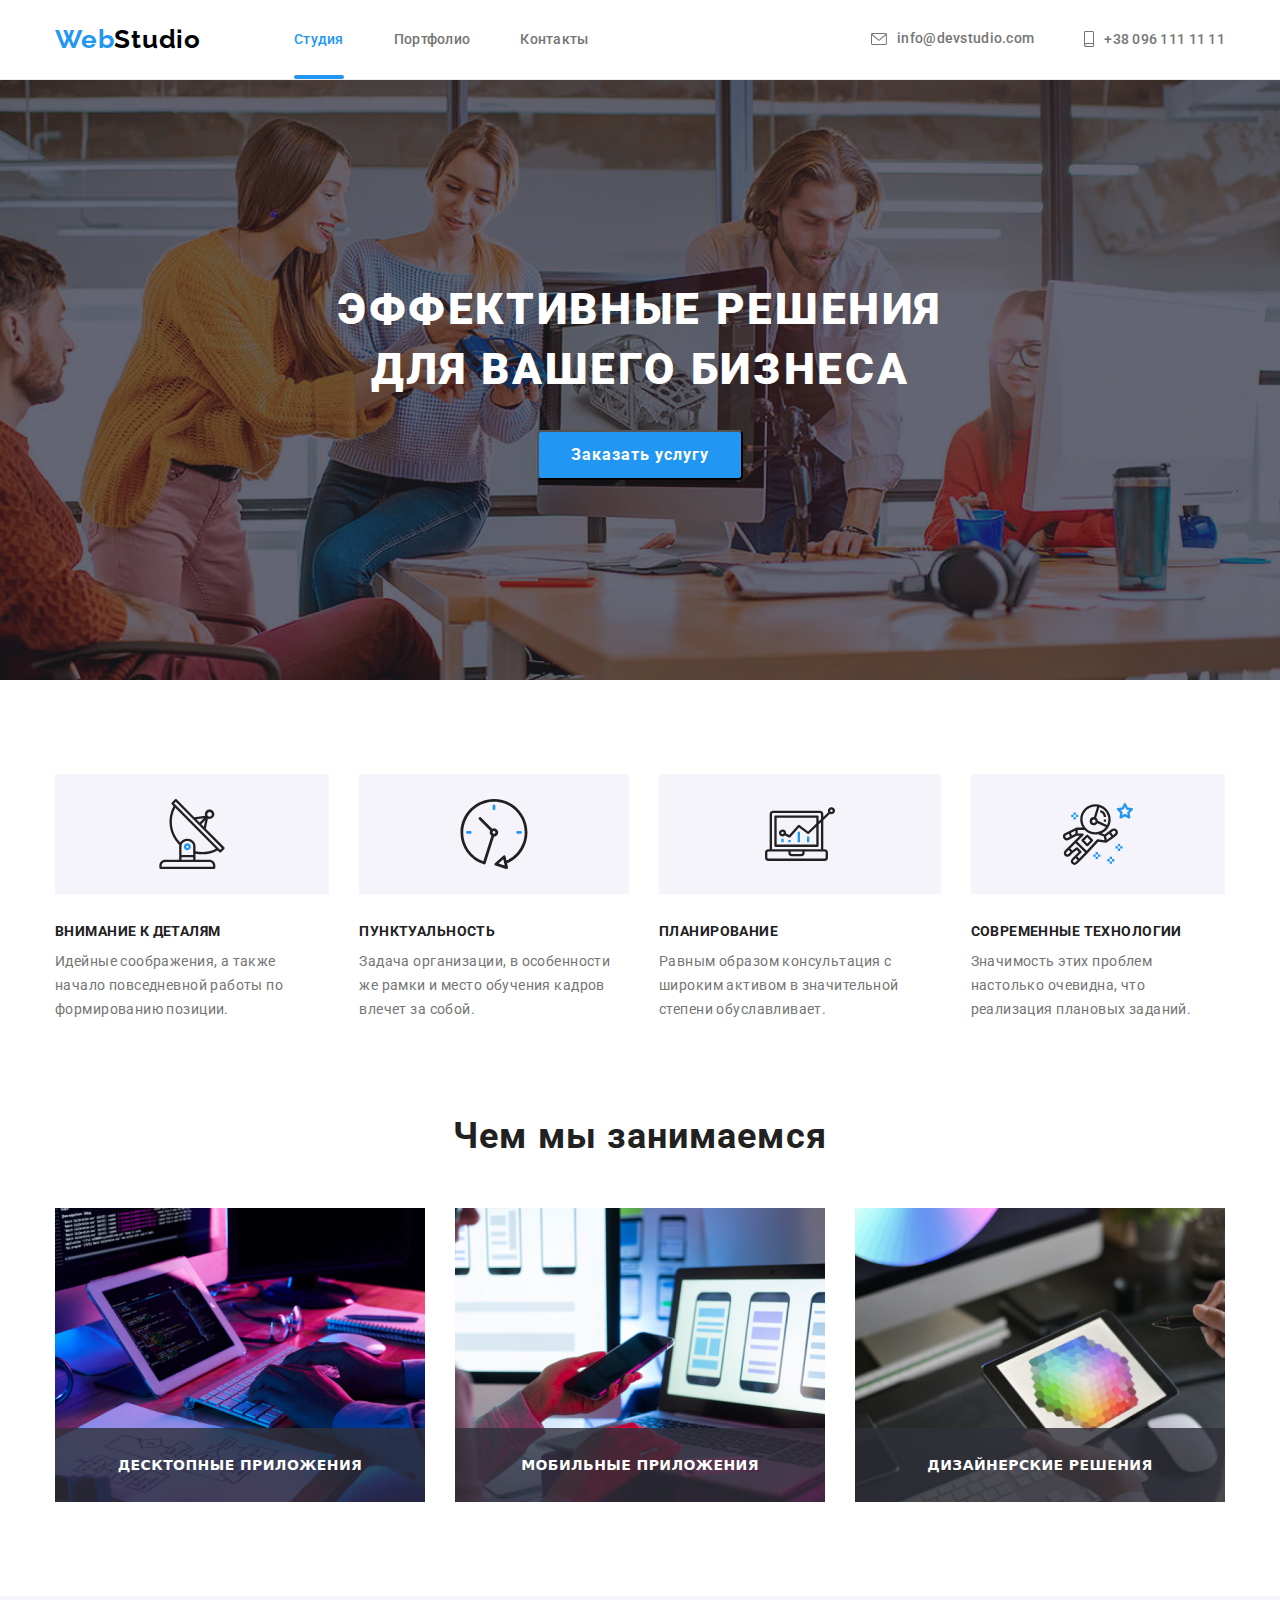
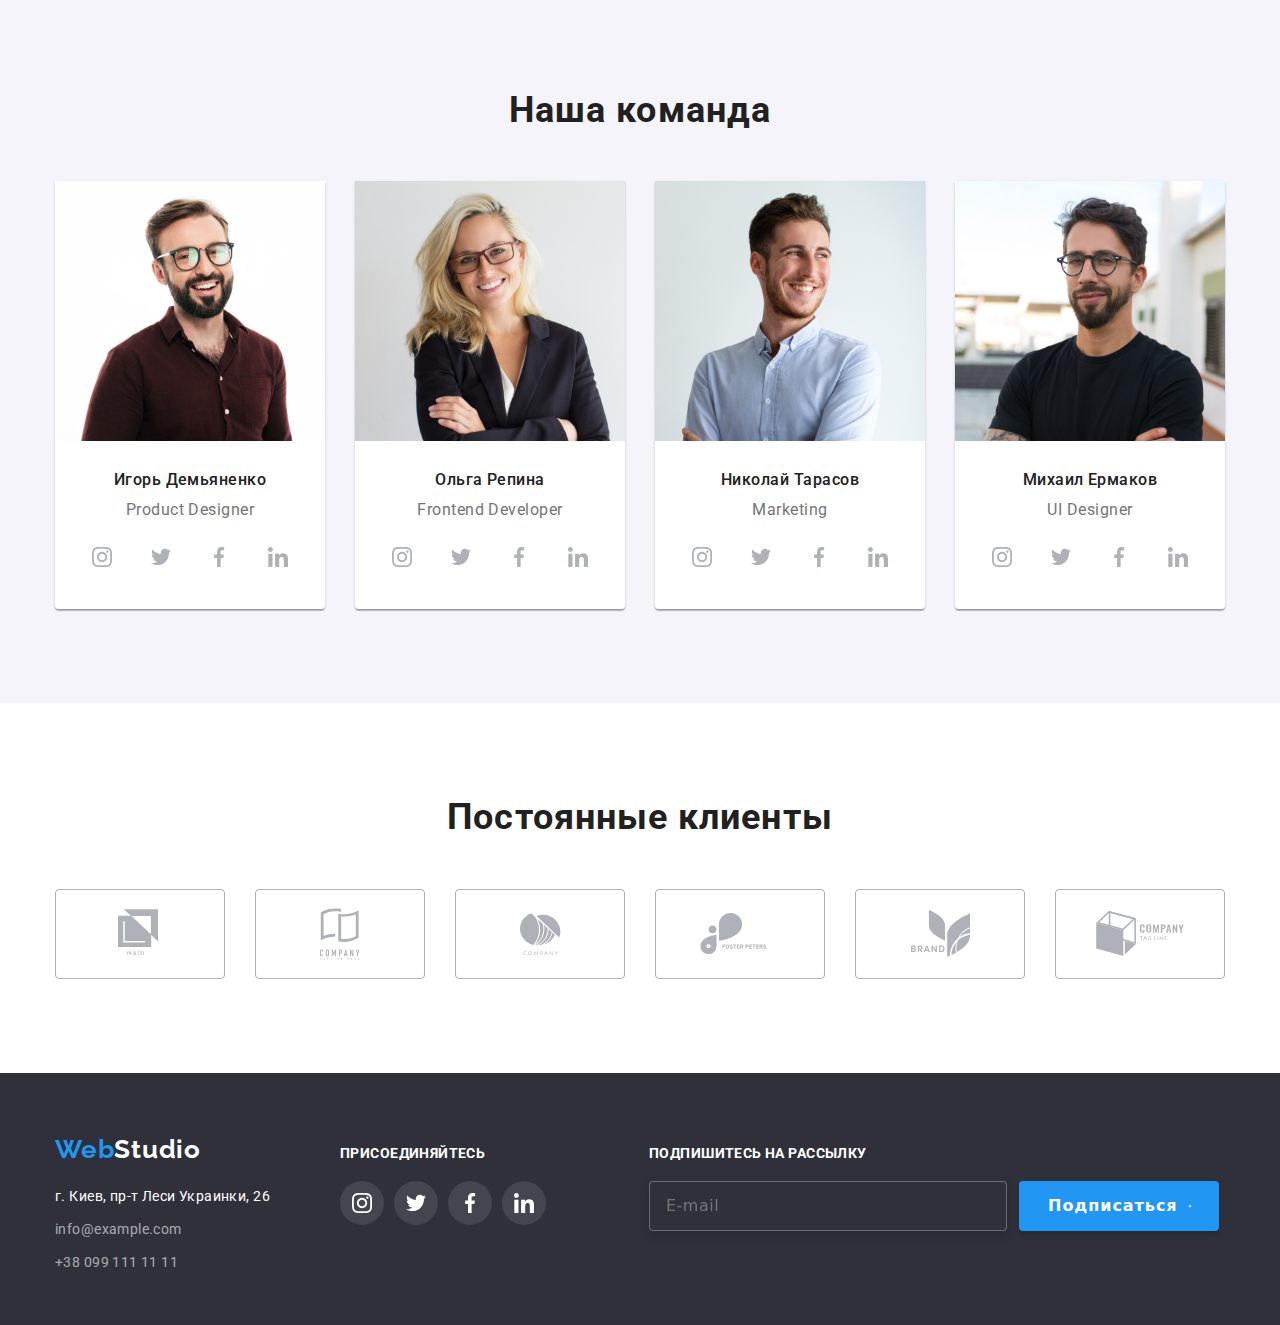
<file: index.html>
<!DOCTYPE html>
<html lang="ru">

<head>
    <meta charset="UTF-8" />
    <meta name="viewport" content="width=device-width, initial-scale=1.0" />
    <title>Студия</title>
    <link rel="stylesheet" href="https://cdnjs.cloudflare.com/ajax/libs/modern-normalize/1.0.0/modern-normalize.min.css">
    <link rel="preconnect" href="https://fonts.gstatic.com">
    <link href="https://fonts.googleapis.com/css2?family=Raleway:wght@700&family=Roboto:wght@400;500;700;900&display=swap" rel="stylesheet">
    <link rel="stylesheet" type="text/css" href="./css/styles.css">
</head>

<body>
    <header class="header">
        <div class="container">
        <nav class="navigation">
        <a class="logo" href="#"><span style="color:#2196F3;">Web</span><span style="color:#000;">Studio</span></a>
        <ul class="list nav-list">
            <li class="navigation-list-item">
                <a class="navigation-text current" href="./index.html">Студия</a>
            </li>
            <li class="navigation-list-item">
                <a class="navigation-text" href="./portfolio.html">Портфолио</a>
            </li>
            <li class="navigation-list-item">
                <a class="navigation-text" href="#">Контакты</a>
            </li>
        </ul>
        </nav>
        <address class="contacts-header">
        <ul class="list address">
            <li class="contacts-header-item"> 
                <a class="email-header link" href="mailto:info@devstudio.com"><svg class="header-mail-icon icon" width="16" height="12"><use href="./images/sprite.svg#icon-envelope"></use></svg>info@devstudio.com</a>
            </li>
            <li class="contacts-header-item">
                <a class="phone-header link" href="tel:+380961111111"><svg class="header-tel-icon icon" width="10" height="16"><use href="./images/sprite.svg#icon-smartphone"></use></svg>+38 096 111 11 11</a>
            </li>
        </ul>
        </address>
    </div>
    </header>
    <main>
        <!--BOOKING-->
        <section class="booking-section">
            <div class="container background booking-section-part">
                <h1 class="main-title">Эффективные решения<br>для вашего бизнеса</h1>
                <button class="button" type="button" data-modal-open>Заказать услугу</button>
            </div>
        </section>

        <!--CHARACTERISTICS-->
        <section class="characteristics-section">
            <div class="container">
            <h2 class="visually-hidden">Особенности</h2>
            <ul class="list characteristics-section-list">
                <li class="service-characteristics icon-antenna">
                <div class="characteristics-content">
                    <h3 class="character-name">Внимание к деталям</h3>
                    <p class="service-item-description">Идейные соображения, а также начало повседневной работы по формированию позиции.</p>
                </div>
                </li>
                <li class="service-characteristics icon-clock">
                    <div class="characteristics-content">
                    <h3 class="character-name">Пунктуальность</h3>
                    <p class="service-item-description">Задача организации, в особенности же рамки и место обучения кадров влечет за собой.</p>
                    </div>
                </li>
                <li class="service-characteristics icon-diagram">
                    <div class="characteristics-content">
                    <h3 class="character-name">Планирование</h3>
                    <p class="service-item-description">Равным образом консультация с широким активом в значительной степени обуславливает.</p>
                    </div>
                </li>
                <li class="service-characteristics icon-astronaut">
                    <div class="characteristics-content">
                    <h3 class="character-name">Современные технологии</h3>
                    <p class="service-item-description">Значимость этих проблем настолько очевидна, что реализация плановых заданий.</p>
                    </div>
                </li>
            </ul>
            </div>
        </section>

        <!--Services-->
        <section class="about-services section">
            <div class="container">
                <h2 class="undertitle service-title">Чем мы занимаемся</h2>
                <ul class="list service-image">
                    <li class=service-depiction-item>
                        <p class="about-img-overlay">Десктопные приложения</p>
                        <img class="service-depiction-photo" src="images-2/image1.jpg" alt="Человек пишет на компютере" width="370" height="294">
                    </li>
                    <li class=service-depiction-item>
                        <p class="about-img-overlay">Мобильные приложения</p>
                        <img class="service-depiction-photo" src="images-2/image2.jpg" alt="Человек смотрит на экран" width="370" height="294"> 
                    </li>
                    <li class=service-depiction-item>
                        <p class="about-img-overlay">Дизайнерские решения</p>
                        <img class="service-depiction-photo" src="images-2/image3.jpg" alt="Человек смотрит на экран" width="370" height="294">
                    </li> 
                </ul>
            </div>
        </section>

        <!-- OUR TEAM -->
        <section class="team-section section">
            <div class="container">
            <h2 class="undertitle title-of-team">Наша команда</h2>
            <ul class="list team-list">
                <li class="member-info">
                    <img class="member-photo" src="images-2/image4.jpg" alt="Игорь Демьяненко улыбается" width="270" height="260">
                <div class="about-each-member"> 
                    <h3 class="member-name">Игорь Демьяненко </h3>
                    <p class="position" lang="en">Product Designer</p>
                    <ul class="social-list list">
                        <li class="social-list-item">
                            <a class="social-list-link" href="">
                                <svg class="social-list-icon" width="20" height="20">
                                    <use href="./images/sprite.svg#icon-instagram"></use>
                                </svg>
                            </a>
                        </li>
                        <li class="social-list-item">
                            <a class="social-list-link" href="">
                                <svg class="social-list-icon" width="20" height="20">
                                    <use href="./images/sprite.svg#icon-twitter"></use>
                                </svg>
                            </a>
                        </li>
                        <li class="social-list-item">
                            <a class="social-list-link" href="">
                                <svg class="social-list-icon" width="20" height="20">
                                    <use href="./images/sprite.svg#icon-facebook"></use>
                                </svg>
                            </a>
                        </li>
                        <li class="social-list-item">
                            <a class="social-list-link" href="">
                                <svg class="social-list-icon" width="20" height="20">
                                    <use href="./images/sprite.svg#icon-linkedin"></use>
                                </svg>
                            </a>
                        </li>
                    </ul>
                </div>
                </li>
                <li class="member-info">
                    <img class="member-photo" src="images-2/image5.jpg" alt="Ольга Репина улыбается" width="270" height="260">
                 <div class="about-each-member"> 
                    <h3 class="member-name">Ольга Репина</h3>
                    <p class="position" lang="en">Frontend Developer</p>
                    <ul class="social-list list">
                        <li class="social-list-item">
                            <a class="social-list-link" href="">
                                <svg class="social-list-icon" width="20" height="20">
                                    <use href="./images/sprite.svg#icon-instagram"></use>
                                </svg>
                            </a>
                        </li>
                        <li class="social-list-item">
                            <a class="social-list-link" href="">
                                <svg class="social-list-icon" width="20" height="20">
                                    <use href="./images/sprite.svg#icon-twitter"></use>
                                </svg>
                            </a>
                        </li>
                        <li class="social-list-item">
                            <a class="social-list-link" href="">
                                <svg class="social-list-icon" width="20" height="20">
                                    <use href="./images/sprite.svg#icon-facebook"></use>
                                </svg>
                            </a>
                        </li>
                        <li class="social-list-item">
                            <a class="social-list-link" href="">
                                <svg class="social-list-icon" width="20" height="20">
                                    <use href="./images/sprite.svg#icon-linkedin"></use>
                                </svg>
                            </a>
                        </li>
                    </ul>
                </div> 
                </li>
                <li class="member-info">
                    <img class="member-photo" src="images-2/image6.jpg" alt="Николай Тарасов улыбается" width="270" height="260">
                <div class="about-each-member">
                    <h3 class="member-name">Николай Тарасов</h3>
                    <p class="position" lang="en">Marketing</p>
                    <ul class="social-list list">
                        <li class="social-list-item">
                            <a class="social-list-link" href="">
                                <svg class="social-list-icon" width="20" height="20">
                                    <use href="./images/sprite.svg#icon-instagram"></use>
                                </svg>
                            </a>
                        </li>
                        <li class="social-list-item">
                            <a class="social-list-link" href="">
                                <svg class="social-list-icon" width="20" height="20">
                                    <use href="./images/sprite.svg#icon-twitter"></use>
                                </svg>
                            </a>
                        </li>
                        <li class="social-list-item">
                            <a class="social-list-link" href="">
                                <svg class="social-list-icon" width="20" height="20">
                                    <use href="./images/sprite.svg#icon-facebook"></use>
                                </svg>
                            </a>
                        </li>
                        <li class="social-list-item">
                            <a class="social-list-link" href="">
                                <svg class="social-list-icon" width="20" height="20">
                                    <use href="./images/sprite.svg#icon-linkedin"></use>
                                </svg>
                            </a>
                        </li>
                    </ul>
                </div>
                </li>
                <li class="member-info">
                    <img class="member-photo" src="images-2/image7.jpg" alt="Михаил Ермаков улыбается" width="270" height="260">
                <div class="about-each-member">
                    <h3 class="member-name">Михаил Ермаков</h3>
                    <p class="position" lang="en">UI Designer</p>
                    <ul class="social-list list">
                        <li class="social-list-item">
                            <a class="social-list-link" href="">
                                <svg class="social-list-icon" width="20" height="20">
                                    <use href="./images/sprite.svg#icon-instagram"></use>
                                </svg>
                            </a>
                        </li>
                        <li class="social-list-item">
                            <a class="social-list-link" href="">
                                <svg class="social-list-icon" width="20" height="20">
                                    <use href="./images/sprite.svg#icon-twitter"></use>
                                </svg>
                            </a>
                        </li>
                        <li class="social-list-item">
                            <a class="social-list-link" href="">
                                <svg class="social-list-icon" width="20" height="20"> 
                                    <use href="./images/sprite.svg#icon-facebook"></use>
                                </svg>
                            </a>
                        </li>
                        <li class="social-list-item">
                            <a class="social-list-link" href="">
                                <svg class="social-list-icon" width="20" height="20">
                                    <use href="./images/sprite.svg#icon-linkedin"></use>
                                </svg>
                            </a>
                        </li>
                    </ul>
                </div>
                </li>
            </ul>
        </div>
        </section>

        <!--clients-->
        <section class="clients section">
            <div class="container">
                <h2 class="undertitle">Постоянные клиенты</h2>
                <ul class="client-list list">
                    <li class="client-list-item">
                    <a class="client-list-link" href="">
                        <svg class="client-list-icon logo-1" width="44.27" height="49.23"><use href="./images/sprite.svg#icon-logo-1"></use>
                        </svg>
                    </a>
                </li>
                <li class="client-list-item">
                    <a class="client-list-link" href="">
                        <svg class="client-list-icon logo-2" width="40" height="52"><use href="./images/sprite.svg#icon-logo-2"></use>
                        </svg>
                    </a>
                </li>
                <li class="client-list-item">
                    <a class="client-list-link" href="">
                        <svg class="client-list-icon logo-3" width="41" height="42.6"><use href="./images/sprite.svg#icon-logo-3"></use>
                        </svg>
                    </a>
                </li>
                <li class="client-list-item">
                    <a class="client-list-link" href="">
                        <svg class="client-list-icon logo-4" width="79.66" height="42.02"><use href="./images/sprite.svg#icon-logo-4"></use>
                        </svg>
                    </a>
                </li>
                <li class="class-list-item">
                    <a class="client-list-link" href="">
                        <svg class="client-list-icon logo-5" width="59" height="47"><use href="./images/sprite.svg#icon-logo-5"></use>
                        </svg>
                    </a>
                </li>
                <li class="class-list-item">
                    <a class="client-list-link" href="">
                        <svg class="client-list-icon logo-6" width="88.48" height="45.44"><use href="./images/sprite.svg#icon-logo-6"></use>
                        </svg>
                    </a>
                </li>
            </ul>
            </div>
        </section>
     </main>
     <footer class="footer">
        <div class="container footer-container">
            <div class="footer-list">
                <a class="logo link" href="#"><span style="color:#2196F3;">Web</span><span style="color:#FFF;">Studio</span></a>
                <address class="contacts-footer">
             <ul class="list">
                 <li class="contacts-footer-item">
                <a class="address-footer link" href="https://goo.gl/maps/uVNvrLQDTsFwBZYJ7" target="_blank">г. Киев, пр-т Леси Украинки, 26 </a>
                </li>
                 <li class="contacts-footer-item">
                <a class="email-footer link" href="mailto:info@example.com">info@example.com</a>
                </li>
                 <li class="contacts-footer-item">
                <a class="phone-footer link" href="tel:+380991111111">+38 099 111 11 11</a>
                 </li>
             </ul>
                </address>
            </div>
        <div class="footer-social-list">
            <p class="footer-undertitle">Присоединяйтесь</p>
             <ul class="social-list list">
            <li class="social-list-item"><a class="footer-social-list-link" href=""><svg class="footer-social-list-icon" width="20" height="20"><use href="./images/sprite.svg#icon-instagram"></use>
            </svg>
             </a>
            </li>
            <li class="social-list-item"><a class="footer-social-list-link" href=""><svg class="footer-social-list-icon" width="20" height="20"><use href="./images/sprite.svg#icon-twitter"></use>
            </svg>
        </a>
        <li class="social-list-item"><a class="footer-social-list-link" href=""><svg class="footer-social-list-icon" width="20" height="20"><use href="./images/sprite.svg#icon-facebook"></use>
        </svg>
    </a>
    <li class="social-list-item"><a class="footer-social-list-link" href=""><svg class="footer-social-list-icon" width="20" height="20"><use href="./images/sprite.svg#icon-linkedin"></use>
    </svg>
    </a>
            </ul>
    </div>
        <div class="footer-subscribe">
                    <p class="footer-undertitle">Подпишитесь на рассылку</p>
                    <form action="#" class="footer-form">
                        <input type="email" class="footer-form-input" name="footer-email" placeholder="E-mail">
                        <button type="submit" class="footer-form-button">Подписаться
                            <svg class="footer-icon">
                                <use href="./images/sprite_hw6.svg#icon-send"></use>
                            </svg>
                        </button>
                    </form>
        </div>
    </div>
    </footer>
<div class="backdrop is-hidden" data-modal>
    <div class="modal">
        <button type="button" class="close-button" data-modal-close>
            <svg class="close-button-icon">
                <use href="./images/sprite_hw5.svg#icon-close-black-18dp"></use>
            </svg>
        </button>

<form action="#" class="modal-form">
    <p class="modal-title">Оставьте свои данные, мы вам перезвоним</p>
    <label class="modal-form-field">
        <span class="modal-undertitle">Имя</span>
        <span class="model-form-input-wrapper">
            <input type="text" name="user-name" class="modal-form-input">
            <svg class="modal-form-icon">
                <use href="./images/sprite_hw6.svg#icon-person"></use>
            </svg>
        </span>
    </label>
    <label class="modal-form-field">
        <span class="modal-undertitle">Телефон</span>
        <span class="model-form-input-wrapper">
            <input type="tel" name="user-tel" class="modal-form-input">
            <svg class="modal-form-icon">
                <use href="./images/sprite_hw6.svg#icon-phone"></use>
            </svg>
        </span>
    </label>
    <label class="modal-form-field">
        <span class="modal-undertitle">Почта</span>
        <span class="model-form-input-wrapper">
            <input type="email" name="user-email" class="modal-form-input">
            <svg class="modal-form-icon">
                <use href="./images/sprite_hw6.svg#icon-email"></use>
            </svg>
        </span>
    </label>
    <label class="modal-comment-field">
        <span class="modal-undertitle">Комметарий</span>
        <textarea class="modal-form-message" name="user-message" placeholder="Введите текст"></textarea>
    </label>

    <input id="user-policy" type="checkbox" name="user-policy" value="accept-policy"
        class="modal-form-policy visually-hidden">
    <label for="user-policy" class="modal-form-policy-text"><span>Соглашаюсь с рассылкой и принимаю <a class="conditions" href="">Условия
            договора</a></span></label>
    <button type="submit" class="modal-form-button">Отправить</button>
    </form>
    </div>
    </div>
    
<script src="./js/modal.js"></script>
</body>

</html>
</file>
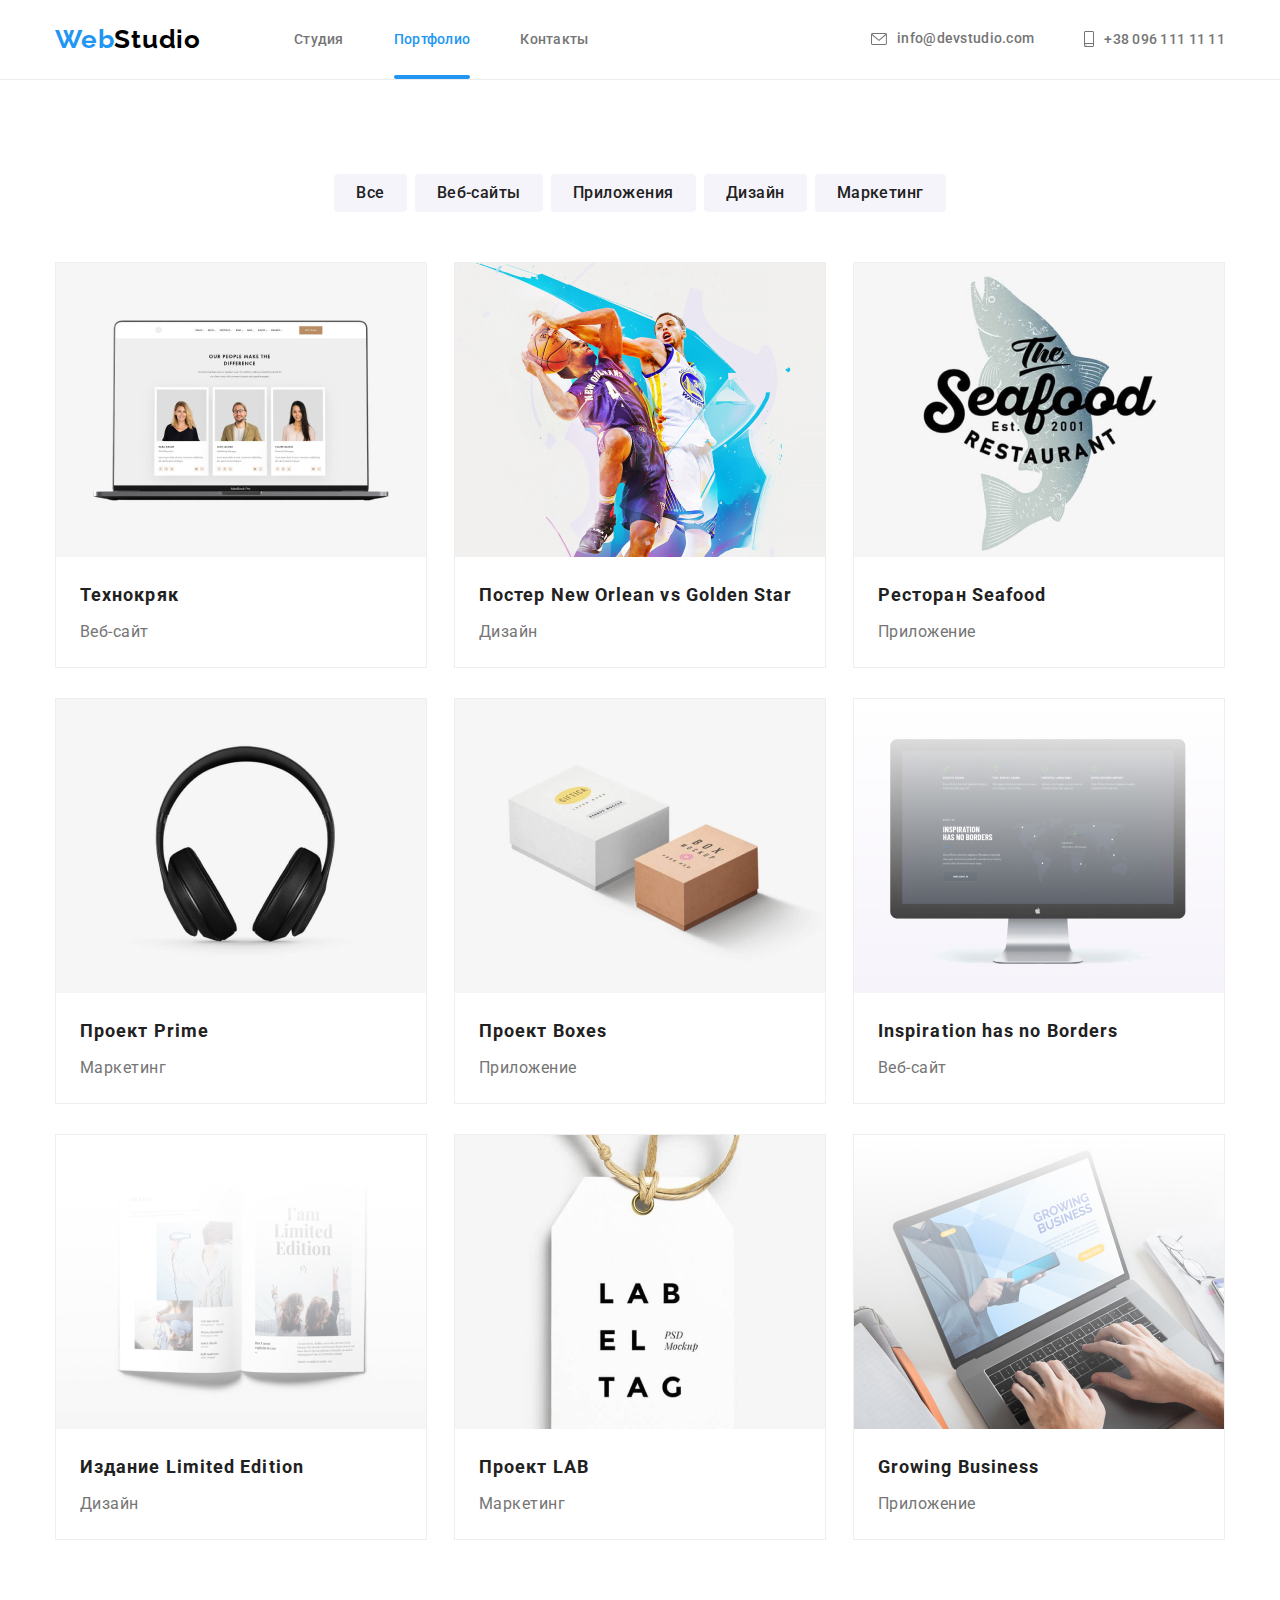
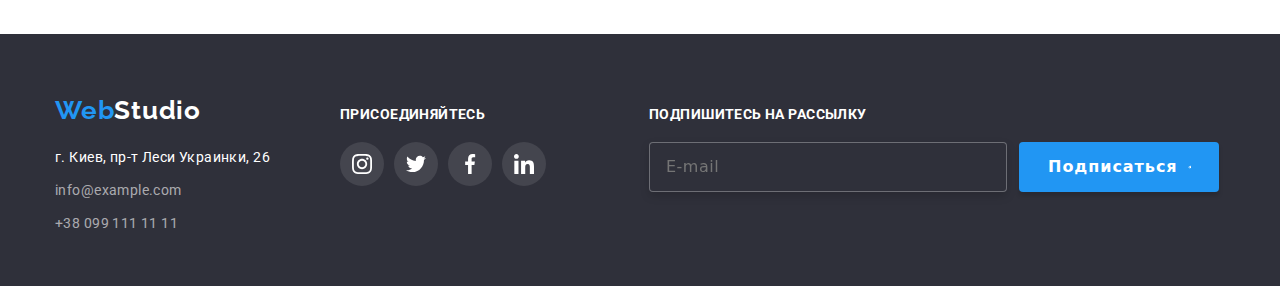
<file: portfolio.html>
<!DOCTYPE html>
<html lang="ru">

<head>
    <meta charset="UTF-8" />
    <meta name="viewport" content="width=device-width, initial-scale=1.0" />
    <title>Портфолио</title>
    <link rel="stylesheet" href="https://cdnjs.cloudflare.com/ajax/libs/modern-normalize/1.0.0/modern-normalize.min.css">
    <link rel="preconnect" href="https://fonts.gstatic.com">
    <link href="https://fonts.googleapis.com/css2?family=Raleway:wght@700&family=Roboto:wght@400;500;700;900&display=swap" rel="stylesheet">
    <link rel="stylesheet" type="text/css" href="./css/styles.css">
</head>

<body class="portfolio-body">
    <header class="header">
        <div class="container">
        <nav class="navigation">
        <a class="logo" href="#"><span style="color:#2196F3;">Web</span><span style="color:#000;">Studio</span></a>
        <ul class="list nav-list">
            <li class="navigation-list-item">
                <a class="navigation-text nav-header" href="./index.html">Студия</a>
            </li>
            <li class="navigation-list-item">
                <a class="navigation-text nav-header current" href="./portfolio.html">Портфолио</a>
            </li>
            <li class="navigation-list-item">
                <a class="navigation-text nav-header" href="#">Контакты</a>
            </li>
        </ul>        
        </nav>
        <address class="contacts-header">
        <ul class="list address">
            <li class="contacts-header-item"> 
                <a class="email-header link" href="mailto:info@devstudio.com"><svg class="header-mail-icon" width="16" height="12"><use href="./images/sprite.svg#icon-envelope"></use></svg>info@devstudio.com</a>
            </li>
            <li class="contacts-header-item">
                <a class="phone-header link" href="tel:+380961111111"><svg class="header-tel-icon" width="10" height="16"><use href="./images/sprite.svg#icon-smartphone"></use></svg>+38 096 111 11 11</a>
            </li>
        </ul>
        </address>
    </div>
    </header>
    <main>
        <!--Portfolio-->
        <section class="section-portfolio section">
            <div class="container">
            <h1 class="visually-hidden">Портфолио</h1>
            <ul class="button-list">
                <li class="button-item"><button class="button-name" type="button">Все</button></li>
                <li class="button-item"><button class="button-name" type="button">Веб-сайты</button></li>
                <li class="button-item"><button class="button-name" type="button">Приложения</button></li>
                <li class="button-item"><button class="button-name" type="button">Дизайн</button></li>
                <li class="button-item"><button class="button-name" type="button">Маркетинг</button></li>
            </ul> 
            <ul class="list portfolio-image-list">
                <li class="project-info-list">
                    <a class="project-link" href="#">
                        <div class="portfolio-collections">
                        <img src="images/image1.jpg" alt="На экране компютера 3 лица" height="294" width="370">
                        <p class="overlay">
                            Технокряк это современная площадка распространения коронавируса. Компании используют эту платформу для цифрового
                            шпионажа и атак на защищённые сервера конкурентов.
                        </p>
                        </div>
                          <div class="project-illustration">     
                                <h2 class="project-name">Технокряк</h2>
                                <p class="area">Веб-сайт</p>
                        </div>     
                    </a>
                </li>
                <li class="project-info-list">
                    <a class="project-link" href="#">
                        <div class="portfolio-collections">
                        <img src="images/image2.jpg" alt="Постер о баскетболе" height="294" width="370">
                        <p class="overlay">
                            Технокряк это современная площадка распространения коронавируса. Компании используют эту платформу для цифрового
                            шпионажа и атак на защищённые сервера конкурентов.
                        </p>
                        </div>
                          <div class="project-illustration">
                                <h2 class="project-name">Постер New Orlean vs Golden Star</h2>
                                <p class="area">Дизайн</p>
                        </div>      
                    </a>
                </li>
                <li class="project-info-list">
                    <a class="project-link" href="#">
                        <div class="portfolio-collections">
                        <img src="images/image3.jpg" alt="Реклама ресторана" height="294" width="370">
                        <p class="overlay">
                            Технокряк это современная площадка распространения коронавируса. Компании используют эту платформу для цифрового
                            шпионажа и атак на защищённые сервера конкурентов.
                        </p>
                        </div>
                         <div class="project-illustration">
                                <h2 class="project-name">Ресторан Seafood</h2>
                                <p class="area">Приложение</p>
                        </div>        
                    </a>
                </li>
                <li class="project-info-list">
                    <a class="project-link" href="#">
                        <div class="portfolio-collections">
                        <img src="images/image4.jpg" alt="Черные наушники" height="294" width="370">
                        <p class="overlay">
                            Технокряк это современная площадка распространения коронавируса. Компании используют эту платформу для цифрового
                            шпионажа и атак на защищённые сервера конкурентов.
                        </p>
                    </div>
                         <div class="project-illustration"> 
                                <h2 class="project-name">Проект Prime</h2>
                                <p class="area">Маркетинг</p>
                        </div>       
                    </a>
                </li>
                <li class="project-info-list">
                    <a class="project-link" href="#">
                        <div class="portfolio-collections">
                        <img src="images/image5.jpg" alt="Творчство на дисплее" height="294" width="370">
                        <p class="overlay">
                            Технокряк это современная площадка распространения коронавируса. Компании используют эту платформу для цифрового
                            шпионажа и атак на защищённые сервера конкурентов.
                        </p>
                    </div>
                        <div class="project-illustration">
                                <h2 class="project-name">Проект Boxes</h2>
                                <p class="area">Приложение</p>
                        </div>       
                    </a>
                </li>
                <li class="project-info-list">
                    <a class="project-link" href="#">
                        <div class="portfolio-collections">
                        <img src="images/image6.jpg" alt="Две маленкие коробки" height="294" width="370">
                        <p class="overlay">
                            Технокряк это современная площадка распространения коронавируса. Компании используют эту платформу для цифрового
                            шпионажа и атак на защищённые сервера конкурентов.
                        </p>
                    </div>
                         <div class="project-illustration"> 
                                <h2 class="project-name" lang="en">Inspiration has no Borders</h2>
                                <p class="area">Веб-сайт</p>
                        </div>      
                    </a>
                </li>
                <li class="project-info-list">
                    <a class="project-link" href="#">
                        <div class="portfolio-collections">
                        <img src="images/image7.jpg" alt="Страницы газеты" height="294" width="370">
                        <p class="overlay">
                            Технокряк это современная площадка распространения коронавируса. Компании используют эту платформу для цифрового
                            шпионажа и атак на защищённые сервера конкурентов.
                        </p>
                        </div>
                         <div class="project-illustration">  
                                <h2 class="project-name">Издание Limited Edition</h2>
                                <p class="area">Дизайн</p>
                        </div>      
                    </a>
                </li>
                <li class="project-info-list">
                    <a class="project-link" href="#">
                        <div class="portfolio-collections">
                        <img src="images/image8.jpg" alt="Проектный символ " height="294" width="370">
                        <p class="overlay">
                            Технокряк это современная площадка распространения коронавируса. Компании используют эту платформу для цифрового
                            шпионажа и атак на защищённые сервера конкурентов.
                        </p>
                    </div>
                         <div class="project-illustration">
                                 <h2 class="project-name">Проект LAB</h2>
                                <p class="area">Маркетинг</p>
                        </div>     
                    </a>
                </li>
                <li class="project-info-list">
                    <a class="project-link" href="#">
                        <div class="portfolio-collections">
                        <img src="images/image9.jpg" alt="Работа на компютере" height="294" width="370">
                        <p class="overlay">
                            Технокряк это современная площадка распространения коронавируса. Компании используют эту платформу для цифрового
                            шпионажа и атак на защищённые сервера конкурентов.
                        </p>
                    </div>
                          <div class="project-illustration"> 
                                <h2 class="project-name" lang="en">Growing Business</h2>
                                <p class="area">Приложение</p>
                         </div>    
                    </a>
                </li>
            </ul>
        </div>
        </section>
     </main>
    <footer class="footer">
        <div class="container footer-container">
            <div class="footer-list">
                <a class="logo link" href="#"><span style="color:#2196F3;">Web</span><span
                        style="color:#FFF;">Studio</span></a>
                <address class="contacts-footer">
                    <ul class="list">
                        <li class="contacts-footer-item">
                            <a class="address-footer link" href="https://goo.gl/maps/uVNvrLQDTsFwBZYJ7" target="_blank">г.
                                Киев, пр-т Леси Украинки, 26 </a>
                        </li>
                        <li class="contacts-footer-item">
                            <a class="email-footer link" href="mailto:info@example.com">info@example.com</a>
                        </li>
                        <li class="contacts-footer-item">
                            <a class="phone-footer link" href="tel:+380991111111">+38 099 111 11 11</a>
                        </li>
                    </ul>
                </address>
            </div>
            <div class="footer-social-list">
                <p class="footer-undertitle">Присоединяйтесь</p>
                <ul class="social-list list">
                    <li class="social-list-item"><a class="footer-social-list-link" href=""><svg
                                class="footer-social-list-icon" width="20" height="20">
                                <use href="./images/sprite.svg#icon-instagram"></use>
                            </svg>
                        </a>
                    </li>
                    <li class="social-list-item"><a class="footer-social-list-link" href=""><svg
                                class="footer-social-list-icon" width="20" height="20">
                                <use href="./images/sprite.svg#icon-twitter"></use>
                            </svg>
                        </a>
                    <li class="social-list-item"><a class="footer-social-list-link" href=""><svg
                                class="footer-social-list-icon" width="20" height="20">
                                <use href="./images/sprite.svg#icon-facebook"></use>
                            </svg>
                        </a>
                    <li class="social-list-item"><a class="footer-social-list-link" href=""><svg
                                class="footer-social-list-icon" width="20" height="20">
                                <use href="./images/sprite.svg#icon-linkedin"></use>
                            </svg>
                        </a>
                </ul>
            </div>
            <div class="footer-subscribe">
                <p class="footer-undertitle">Подпишитесь на рассылку</p>
                <form action="#" class="footer-form">
                    <input type="email" class="footer-form-input" name="footer-email" placeholder="E-mail">
                    <button type="submit" class="footer-form-button">Подписаться
                        <svg class="footer-icon">
                            <use href="./images/sprite_hw6.svg#icon-send"></use>
                        </svg>
                    </button>
                </form>
            </div>
        </div>
    </footer>
</body>

</html>
</file>
<file: css/styles.css>
:root {
  --main-font: "Roboto", sans-serif;
  --secondary-font: "Raleway", sans-serif;
  --main-color: #212121;
  --secondary-color: #757575;
  --color-accent: #2196f3;
  --color-accent-2: #ffffff;
  --main-background: #2f303a;
  --super-black-color: #000;
  --link-color: #757575;
  --icon-color: #afb1b8;
  --timing-function: cubic-bezier(0.4, 0, 0.2, 1);
}

.body {
  font-family: var(--main-font);
  font-style: normal;
  font-weight: bold;
  letter-spacing: 0.03em;
}

a {
  text-decoration: none;
}

ul {
  list-style: none;
}

h1,
h2,
h3,
h4,
p {
  margin: 0;
}

ul {
  padding: 0;
  margin: 0;
}

img {
  display: block;
}

.container {
  width: 1200px;
  padding: 0 15px;
  margin: auto;
}

.section {
  padding: 94px 0px;
}
/*===========Header========*/

.header {
  padding-top: 24px;
  padding-bottom: 24px;
  border-bottom: 1px solid #ececec;
}

.header .container {
  display: flex;
  align-items: center;
}

.header .logo {
  margin-right: 93px;
}

.logo {
  font-family: var(--secondary-font);
  font-weight: 700;
  font-size: 26px;
  line-height: 1.192;
  letter-spacing: 0.03em;
}

.header .contacts-header {
  margin-left: auto;
}

.address {
  display: flex;
}

.navigation-list-item:not(:last-child),
.contacts-header-item:not(:last-child) {
  margin-right: 50px;
}

.navigation {
  display: flex;
  align-items: center;
}

.nav-list {
  display: flex;
}

.navigation-text {
  color: var(--main-color);
  letter-spacing: 0.03em;
  display: block;
  position: relative;
  transition: color 250ms var(--timing-function);
}

.navigation-text::after {
  content: "";
  position: absolute;
  left: 0;
  bottom: -32px;
  width: 100%;
  height: 4px;
  border-radius: 2px;
  background-color: var(--color-accent);
  transform: scaleX(0);
  /* opacity: 0; */
}

.navigation-text.current {
  color: var(--color-accent);
}

.navigation-text.current::after {
  transform: scaleX(1);
  /* opacity: 1; */
}

.navigation-text:hover,
.navigation-text:focus,
.email-header:focus,
.email-header:hover,
.phone-header:focus,
.phone-header:hover {
  color: var(--color-accent);
}

.email-header,
.phone-header {
  transition: color 250ms var(--timing-function);
}

.email-header,
.phone-header {
  font-family: var(--main-font);
  font-weight: 500;
  font-size: 14px;
  line-height: 1.14;
  letter-spacing: 0.02em;
  color: var(--link-color);
  align-items: center;
  display: flex;
}

.navigation-text {
  font-family: var(--main-font);
  font-weight: 500;
  font-size: 14px;
  line-height: 1.14;
  letter-spacing: 0.02em;
  color: var(--link-color);
  align-items: center;
  display: block;
  position: relative;
  transition: color 250ms var(--timing-function);
}

.list {
  list-style-type: none;
}

.contacts-header-item .link:hover,
.contacts-header-item .link:focus {
  color: var(--color-accent);
}

/*.contacts-header-item:hover .header-tel-icon,
 .contacts-header-item:focus .header-tel-icon,
 .contacts-header-item:hover .header-mail-icon,
 .contacts-header-item:focus .header-mail-icon{
   fill:currentColor;
 }*/

.header-tel-icon,
.header-mail-icon {
  fill: currentColor;
  transition: fill 250ms var(--timing-function);
}

.current {
  color: #2196f3;
}

.header-mail-icon {
  margin-right: 10px;
}

.header-tel-icon {
  margin-right: 10px;
}

/*==========End Header=========*/
/*===========Booking =====*/

.booking-section {
  background-color: var(--main-background);
  background-image: linear-gradient(
      to right,
      rgba(47, 48, 58, 0.4),
      rgba(47, 48, 58, 0.4)
    ),
    url(../images-2/hero.jpg);
  background-repeat: no-repeat;
  background-size: cover;
  max-width: 1600px;
  height: 600px;
  background-repeat: no-repeat;
  background-position: center;
  margin-right: auto;
  margin-left: auto;
}

.booking-section-part {
  padding-top: 200px;
  padding-bottom: 200px;
  display: flex;
  flex-direction: column;
  align-items: center;
  text-align: center;
}

.visually-hidden {
  font-family: var(--main-font);
  font-weight: 700;
  position: absolute;
  width: 1px;
  height: 1px;
  margin: -1px;
  border: 0;
  padding: 0;
  white-space: nowrap;
  clip-path: inset(100%);
  clip: rect(0 0 0 0);
  overflow: hidden;
}

.main-title {
  font-family: var(--main-font);
  font-style: normal;
  font-weight: 900;
  font-size: 44px;
  line-height: 1.36;
  text-transform: uppercase;
  text-align: center;
  letter-spacing: 0.06em;
  color: var(--color-accent-2);
  margin-bottom: 30px;
  width: 696px;
}

.booking-section .button {
  min-width: 200px;
  height: 50px;
  box-shadow: 0px 4px rgba(0, 0, 0, 0.15);
  border-radius: 4px;
  display: flex;
  cursor: pointer;
  padding: 10px 32px;
  margin: auto;
  align-items: center;
}

.button {
  font-family: var(--main-font);
  color: var(--color-accent-2);
  font-weight: 700;
  font-size: 16px;
  line-height: 1.87;
  text-align: center;
  letter-spacing: 0.06em;
  background: #2196f3;
}
/*===========End Booking=====*/

/*===========Characteristics=====*/

.characteristics-section {
  padding-top: 94px;
}

.characteristics-section-list {
  display: flex;
}

.characteristics-section-list::before {
  content: "";
  display: block;
  height: 120px;
  background-position: center;
  background-repeat: no-repeat;
  background-color: #f5f4fa;
}

.service-charactestics:not(:last-child) {
  margin-right: 30px;
}

.service-characteristics::before {
  content: "";
  display: block;
  height: 120px;
  background-position: center;
  background-repeat: no-repeat;
  background-color: #f5f4fa;
  margin-bottom: 30px;
}

.icon-antenna::before {
  background-image: url(../icons/antenna.svg);
}

.icon-clock::before {
  background-image: url(../icons/clock.svg);
}

.icon-diagram::before {
  background-image: url(../icons/diagram.svg);
}

.icon-astronaut::before {
  background-image: url(../icons/astronaut.svg);
}

.undertitle {
  font-family: var(--main-font);
  font-style: normal;
  font-weight: bold;
  font-size: 36px;
  line-height: 1.16;
  text-align: center;
  color: var(--main-color);
  letter-spacing: 0.03em;
  margin-bottom: 50px;
}

.character-name {
  font-family: var(--main-font);
  font-weight: 700;
  font-size: 14px;
  line-height: 1.14;
  text-transform: uppercase;
  color: var(--main-color);
  letter-spacing: 0.03em;
  margin-bottom: 10px;
}
.service-item-description {
  font-family: var(--main-font);
  font-weight: 400;
  font-size: 14px;
  line-height: 1.71;
  color: var(--secondary-color);
  letter-spacing: 0.03em;
}

.service-image {
  display: flex;
  position: relative;
}

.service-characteristics:not(:last-child) {
  margin-right: 30px;
}

.about-img-overlay {
  font-weight: 700;
  font-size: 14px;
  line-height: 1.143;
  text-align: center;
  letter-spacing: 0.03em;
  text-transform: uppercase;
  color: var(--color-accent-2);
  position: absolute;
  align-items: center;
  display: flex;
  justify-content: center;
  bottom: 0;
  width: 100%;
  height: 25%;
  background-color: rgba(47, 48, 58, 0.8);
}

.service-depiction-item:not(:last-child) {
  margin-right: 30px;
}

.service-depiction-item {
  position: relative;
}

.service-charactestics .character-name {
  margin-bottom: 10px;
}

/*===========End Characteristics=====*/

/* OUR TEAM*/
.team-section {
  background-color: #f5f4fa;
}

.team-list {
  display: flex;
}

.member-name,
.position {
  font-family: var(--main-font);
  font-size: 16px;
  line-height: 1.18;
  letter-spacing: 0.03em;
}
.member-name {
  font-weight: 500;
  color: var(--main-color);
  margin-bottom: 10px;
  text-align: center;
}

.position {
  font-weight: 400;
  color: var(--secondary-color);
  font-size: 16px;
  line-height: 1.1876;
  text-align: center;
  margin-bottom: 16px;
}

.team-list {
  display: flex;
}

.member-info:not(:last-child) {
  margin-right: 30px;
}

.member-info {
  box-shadow: 0px 1px 3px rgba(0, 0, 0, 0.12), 0px 1px 1px rgba(0, 0, 0, 0.14),
    0px 2px 1px rgba(0, 0, 0, 0.2);
  border-radius: 0px 0px 4px 4px;
  background-color: var(--color-accent-2);
  overflow: hidden;
}

.about-each-member {
  padding: 30px 10px;
  background: #ffffff;
}

.social-list {
  display: flex;
  justify-content: space-evenly;
}

.social-list-link {
  display: flex;
  justify-content: center;
  align-items: center;
  width: 44px;
  height: 44px;
  border-radius: 50%;
  background-color: var(--color-accent-2);
  color: var(--icon-color);
  fill: var(--icon-color);
  transition: background-color 250ms var(--timing-function);
}

.social-list-link:hover,
.social-list-link:focus {
  fill: var(--color-accent-2);
}

.social-list-link:hover,
.social-list-link:focus {
  background-color: var(--color-accent);
  color: white;
}

.social-list-icon {
  width: 20px;
  height: 20px;
  transition: fill 250ms var(--timing-function);
}
/*=========Client's section=======*/

.client-list {
  display: flex;
  justify-content: space-between;
}

.client-list-link:hover,
.client-list-link:focus {
  border-color: var(--color-accent);
}

.client-list-link {
  display: flex;
  justify-content: center;
  align-items: center;
  width: 170px;
  height: 90px;
  border: 1px solid var(--icon-color);
  box-sizing: border-box;
  border-radius: 4px;
  background-color: var(--color-accent-2);
  align-content: stretch;
  color: var(--icon-color);
  transition: border 250ms var(--timing-function);
}

.client-list-icon {
  display: block;
  fill: currentColor;
  transition: fill 250ms var(--timing-function);
}

.client-list-link:hover .client-list-icon,
.client-list-link:focus .client-list-icon {
  color: var(--color-accent);
}

.client-list-link:hover,
.client-list-link:focus {
  fill: var(--color-accent);
}

.clients .container {
  display: block;
  line-height: normal;
}
/* end of the OUR TEAM*/
/* Footer*/

.footer {
  background: var(--main-background);
}

.footer-container {
  display: flex;
  align-items: baseline;
}

.contacts-footer-item {
  flex-direction: column;
  display: flex;
  font-style: normal;
}

.footer-address-list {
  margin-right: 70px;
}

.address-footer,
.email-footer,
.phone-footer {
  font-family: var(--main-font);
  font-weight: normal;
  font-size: 14px;
  line-height: 1.714;
  letter-spacing: 0.03em;
  color: rgba(255, 255, 255, 0.6);
}

.address-footer:hover,
.address-footer:focus,
.email-footer:hover,
.email-footer:focus,
.phone-footer:hover,
.phone-footer:focus {
  color: var(--color-accent);
}

.footer .contacts-footer {
  margin-top: 20px;
}

.contacts-footer-item:not(:last-child) {
  margin-bottom: 9px;
}

.link {
  font-style: normal;
}

.footer-list {
  display: flex;
  flex-direction: column;
}

.footer-social-list {
  margin-left: 70px;
  margin-right: 93px;
}

.footer-subscribe {
  margin-top: 72px;
  margin-bottom: 94px;
  margin-right: 0;
}

.footer-undertitle {
  font-weight: 700;
  font-size: 14px;
  line-height: 1.143;
  letter-spacing: 0.03em;
  text-transform: uppercase;
  color: var(--color-accent-2);
  margin-bottom: 20px;
  font-family: var(--main-font);
}

.footer-form {
  display: flex;
  justify-content: space-between;
}

.footer-form-input {
  width: 358px;
  height: 50px;
  font-size: 16px;
  line-height: 1.25;
  display: flex;
  align-items: center;
  letter-spacing: 0.03em;
  padding-left: 16px;
  padding-top: 15px;
  padding-bottom: 15px;
  border: 1px solid rgba(255, 255, 255, 0.3);
  box-sizing: border-box;
  filter: drop-shadow(0px 4px 4px rgba(0, 0, 0, 0.15));
  border-radius: 4px;
  background-color: var(--main-background);
  color: var(--color-accent-2);
}

.footer-email::placeholder {
  color: rgba(255, 255, 255, 0.6);
}

.footer-form-button {
  width: 200px;
  height: 50px;
  background-color: var(--color-accent);
  box-shadow: 0px 4px 4px rgba(0, 0, 0, 0.15);
  border-radius: 4px;
  font-weight: 700;
  font-size: 16px;
  line-height: 1.875;
  display: flex;
  text-align: center;
  align-items: center;
  letter-spacing: 0.06em;
  color: var(--color-accent-2);
  border: none;
  cursor: pointer;
  margin-left: 12px;
  padding-top: 10px;
  padding-bottom: 10px;
  padding-left: 29px;
  padding-right: 28px;
}

.footer-icon {
  fill: var(--color-accent-2);
  width: 24px;
  height: 24px;
  margin-left: 10px;
}

.footer-social-list-link {
  display: flex;
  justify-content: center;
  align-items: center;
  width: 44px;
  height: 44px;
  border-radius: 50%;
  background-color: rgba(255, 255, 255, 0.1);
  margin-right: 10px;
  transition: background-color 250ms var(--timing-function);
}

.footer-social-list-icon {
  width: 20px;
  height: 20px;
  fill: var(--color-accent-2);
}

.footer-social-list-link:hover,
.footer-social-list-link:focus {
  background-color: var(--color-accent);
  fill: var(--color-accent-2);
}

.email-footer,
.phone-footer {
  transition: color 250ms var(--timing-function);
}

/* End of Studio-design */

/* beginning of portfolio design*/

.button-name {
  background-color: #f5f4fa;
  font-family: var(--main-font);
  font-style: normal;
  font-weight: 500;
  font-size: 16px;
  line-height: 1.62;
  letter-spacing: 0.03em;
  color: var(--main-color);
  border: none;
  padding: 6px 22px;
  border-radius: 4px;
  cursor: pointer;
  text-align: center;
  height: 38px;
  justify-content: center;
  transition: 250ms var(--timing-function);
}

.button-item:not(:last-child) {
  margin-right: 8px;
}

.portfolio-image-list {
  display: flex;
  flex-wrap: wrap;
  justify-content: space-between;
  padding: 0px;
  margin-bottom: -30px;
}

.project-info-list {
  background: var(--color-accent-2);
  border: 1px solid #eee;
  margin-bottom: 30px;
  transition: 250ms var(--timing-function);
}

.project-info-list:hover,
.project-info-list:focus {
  box-shadow: 0px 1px 1px rgba(0, 0, 0, 0.12), 0px 4px 4px rgba(0, 0, 0, 0.06),
    1px 4px 6px rgba(0, 0, 0, 0.16);
}

.overlay {
  font-weight: 400;
  font-size: 18px;
  line-height: 1.56;
  letter-spacing: 0.03em;
  position: absolute;
  align-items: center;
  top: 0;
  left: 0;
  /* width: 100%; */
  height: 100%;
  background-color: rgba(33, 150, 243, 0.9);
  color: var(--color-accent-2);
  padding: 63px 24px;
  transition: transform 250ms var(--timing-function);
  transform: translateY(100%);
}

.portfolio-collections {
  position: relative;
  overflow: hidden;
}

.project-link:hover .overlay,
.project-link:focus .overlay {
  transform: translateY(0%);
}

.button-list {
  display: flex;
  margin-bottom: 50px;
  height: 38px;
  justify-content: center;
}

.project-illustration {
  padding: 20px 24px;
}

.button-name:hover,
.button-name:focus {
  background-color: var(--color-accent);
  color: #ffffff;
  box-shadow: 0px 3px 1px rgba(0, 0, 0, 0.1), 0px 1px 2px rgba(0, 0, 0, 0.08),
    0px 2px 2px rgba(0, 0, 0, 0.12);
}

.project-name {
  font-family: var(--main-font);
  font-weight: 700;
  font-size: 18px;
  line-height: 2;
  color: var(--main-color);
  letter-spacing: 0.06em;
  margin-bottom: 4px;
}

.project-link {
  font-family: var(--main-font);
}

.area {
  font-family: var(--main-font);
  font-weight: 400;
  font-size: 16px;
  line-height: 1.875;
  letter-spacing: 0.03em;
  color: var(--secondary-color);
}

.address-footer {
  color: #fff;
  transition: color 250ms var(--timing-function);
}

.project-info-list:hover {
  box-shadow: 0px 1px 1px rgba(0, 0, 0, 0.12), 0px 4px 4px rgba(0, 0, 0, 0.06),
    1px 4px 6px rgba(0, 0, 0, 0.16);
}

/* end of portfolio*/

/* ==========Backdrop========== */

.backdrop {
  position: fixed;
  left: 0;
  top: 0;
  width: 100%;
  height: 100%;
  background-color: rgba(0, 0, 0, 0.1);

  transition: 250ms var(--timing-function);
}

.backdrop.is-hidden .modal {
  transform: translate(-50%, -50%) scale(0);
}

.modal {
  position: absolute;
  top: 50%;
  left: 50%;
  transform: translate(-50%, -50%) scale(1);
  min-width: 528px;
  min-height: 581px;
  background-color: var(--color-accent-2);
  border-radius: 4px;
  box-shadow: 0px 1px 3px rgba(0, 0, 0, 0.12), 0px 1px 1px rgba(0, 0, 0, 0.14),
    0px 2px 1px rgba(0, 0, 0, 0.2);
  transition: transform 250ms var(--timing-function);
  padding: 40px;
}

.close-button {
  position: absolute;
  top: 8px;
  right: 8px;
  display: flex;
  justify-content: center;
  align-items: center;
  width: 30px;
  height: 30px;
  cursor: pointer;
  border: 1px solid rgba(0, 0, 0, 0.1);
  border-radius: 50%;
  background-color: var(--color-accent-2);
}

.close-button-icon {
  width: 12px;
  height: 12px;
  fill: var(--super-black-color);
}

.close-button-icon:hover {
  fill: var(--color-accent);
}

.is-hidden {
  opacity: 0;
  visibility: hidden;
  pointer-events: none;
}

/* Оставьте свои данные, мы вам перезвоним */
.modal-title {
  font-weight: 700;
  font-size: 19px;
  line-height: 1.15;
  text-align: center;
  letter-spacing: 0.03em;
  color: var(--main-color);
  margin-bottom: 12px;
  display: inline-block;
}

.modal-undertitle {
  font-weight: 400;
  font-size: 12px;
  line-height: 1.167;
  letter-spacing: 0.01em;
  color: var(--link-color);
}

.modal-form {
  display: flex;
  flex-direction: column;
}

.model-form-input-wrapper {
  position: relative;
  display: block;
  margin-top: 4px;
}

.modal-form-input {
  width: 100%;
  height: 40px;
  border-radius: 4px;
  border: 1px solid rgba(33, 33, 33, 0.2);
  padding-left: 42px;
  transition: border-color 250ms var(--timing-function);
}

.modal-form-input:focus {
  outline: none;
  border-color: var(--color-accent);
}

.modal-form-icon {
  position: absolute;
  top: 50%;
  left: 12px;
  transform: translateY(-50%);
  display: block;
  width: 18px;
  height: 18px;
  transition: fill 250ms var(--timing-function);
}

.modal-form-input:focus + .modal-form-icon {
  fill: var(--color-accent);
}

.modal-form-message {
  font-weight: 400;
  font-size: 14px;
  line-height: 1.143;
  letter-spacing: 0.01em;
  width: 100%;
  height: 120px;
  border-radius: 4px;
  border: 1px solid rgba(33, 33, 33, 0.2);
  padding: 12px 16px;
  margin-top: 4px;
  resize: none;
  transition: border-color 250ms var(--timing-function);
}

.modal-form-message::placeholder {
  color: rgba(117, 117, 117, 0.5);
}

.modal-form-message:focus {
  outline: none;
  border-color: var(--color-accent);
}

.modal-form-policy:checked + .modal-form-policy-text::before {
  background-color: var(--color-accent);
  background-image: url(../images/vector.svg);
  background-position: center;
  background-repeat: no-repeat;
  border-color: var(--color-accent);
}

.modal-form-policy-text::before {
  content: "";
  display: inline-block;
  width: 16px;
  height: 15px;
  border: 2px solid var(--main-color);
  border-radius: 2px;
  margin-right: 9px;
}

.conditions {
  text-decoration-line: underline;
  color: var(--color-accent);
}

.modal-form-policy-text {
  display: flex;
  text-align: center;
  align-items: center;
  font-weight: normal;
  font-size: 14px;
  line-height: 1.71;
  letter-spacing: 0.03em;
  margin-bottom: 30px;
  margin-top: 20px;
  color: var(--link-color);
}

.modal-form-button {
  width: 200px;
  height: 50px;
  background: var(--color-accent);
  box-shadow: 0px 4px 4px rgba(0, 0, 0, 0.15);
  border-radius: 4px;
  font-weight: 700;
  font-size: 16px;
  line-height: 1.875;
  display: block;
  text-align: center;
  align-items: center;
  letter-spacing: 0.06em;
  cursor: pointer;
  /* padding: 10px 32px; */
  margin: auto;
  color: var(--color-accent-2);
  outline: none;
}

.checkbox-finito {
  display: flex;
  align-items: center;
  padding-left: 13px;
  margin-bottom: 30px;
}

.modal-form-policy-text {
  margin-left: 7px;
}

.modal-form-field {
  margin-bottom: 10px;
}

.modal-comment-field {
  margin-bottom: 0px;
}
/* ==========End Backdrop========== */
</file>
